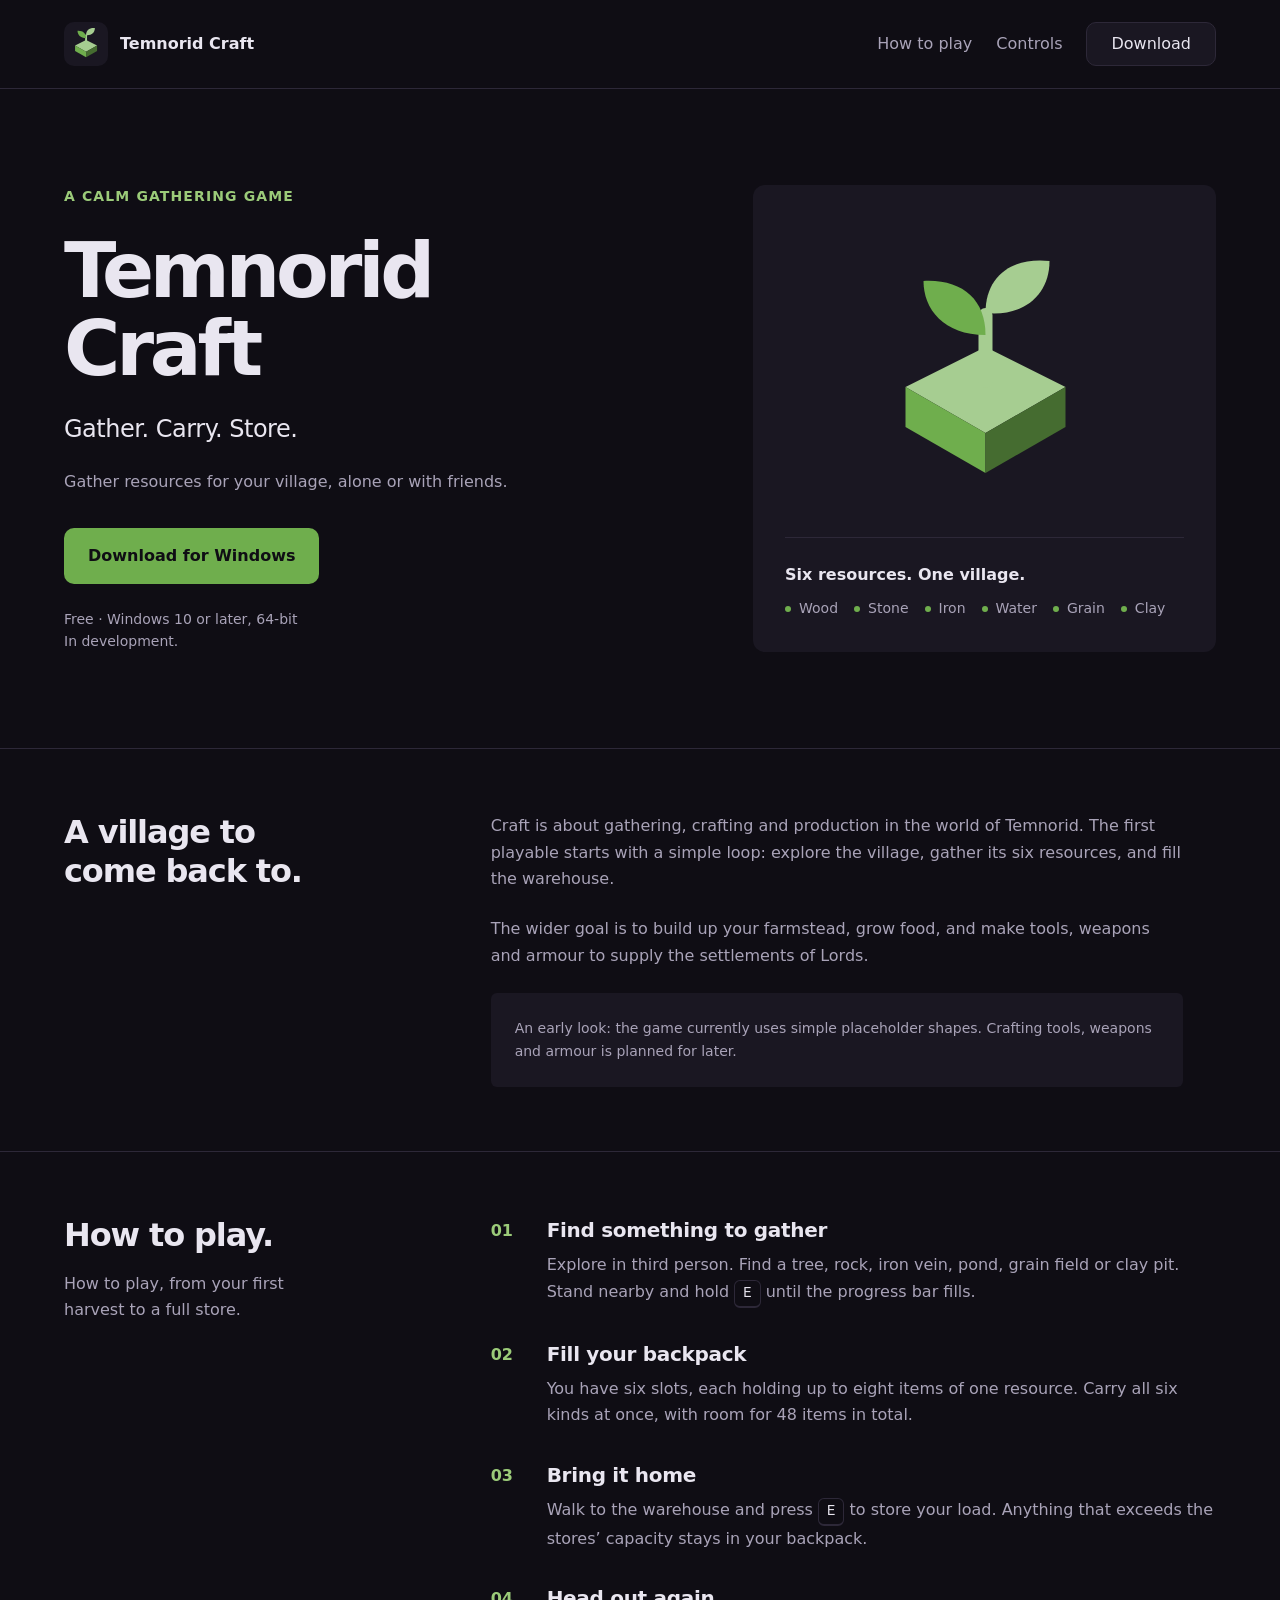
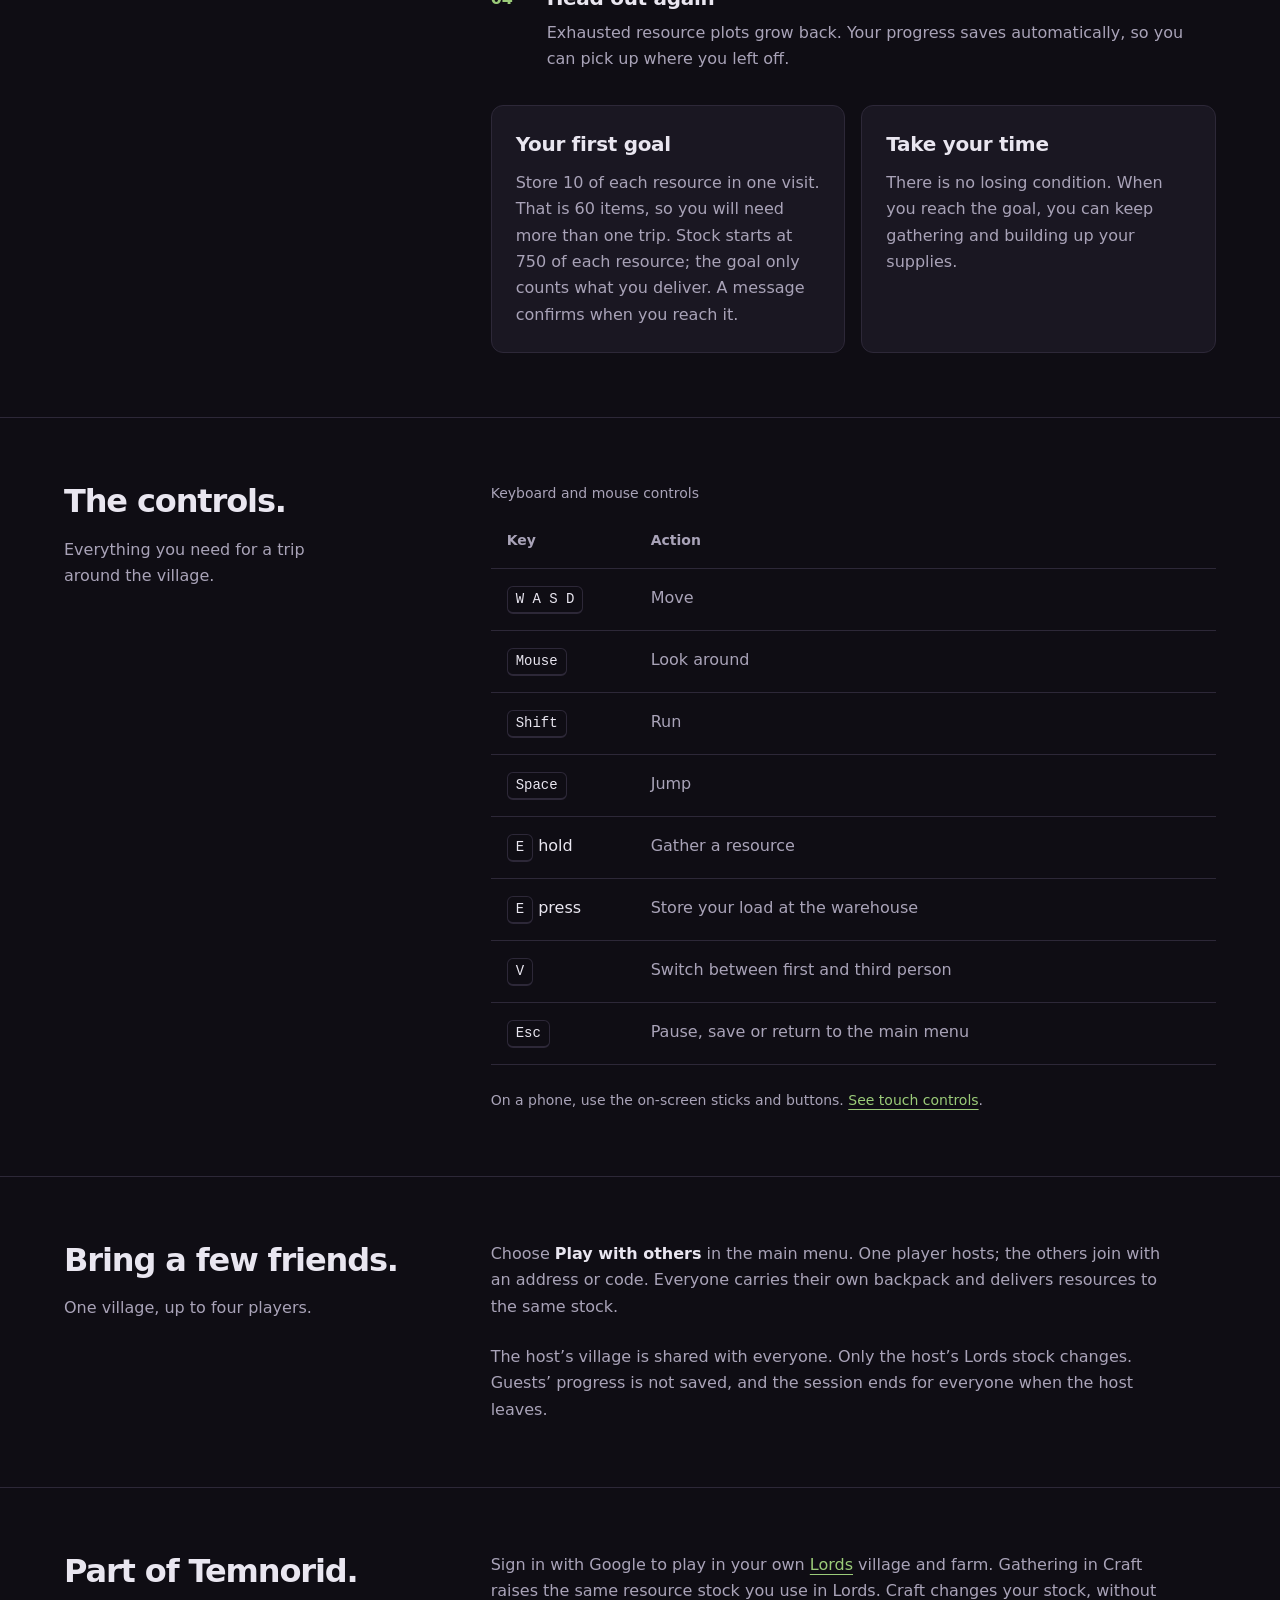
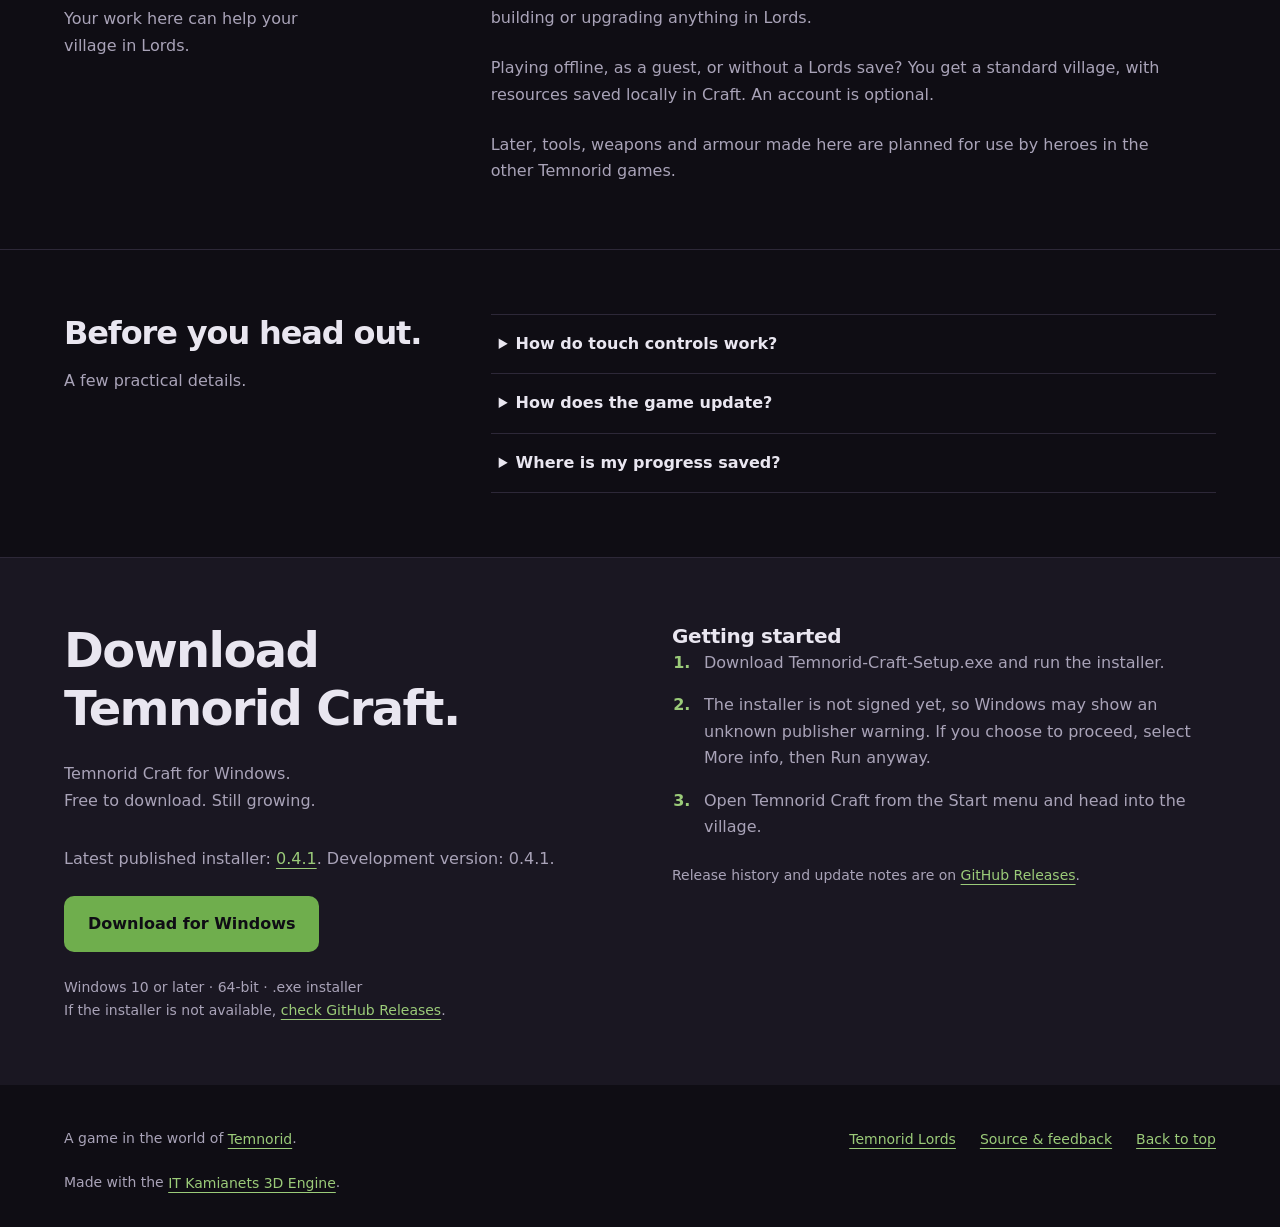
<file: docs/index.html>
<!doctype html>
<html lang="en">
<head>
	<meta charset="utf-8">
	<meta name="viewport" content="width=device-width, initial-scale=1">
	<title>Temnorid Craft</title>
	<meta name="description" content="Gather six resources, fill your backpack and stock your village warehouse in Temnorid Craft. A calm Windows game for solo play or up to four friends.">
	<link rel="canonical" href="https://craft.temnorid.com/">
	<link rel="icon" href="/favicon.ico" sizes="16x16 32x32 48x48">
	<link rel="icon" type="image/png" href="/favicon.png" sizes="48x48">
	<link rel="icon" type="image/svg+xml" href="/favicon.svg" sizes="any">
	<link rel="apple-touch-icon" href="/apple-touch-icon.png" sizes="180x180">
	<meta property="og:type" content="website">
	<meta property="og:site_name" content="Temnorid Craft">
	<meta property="og:title" content="Temnorid Craft">
	<meta property="og:description" content="Gather six resources, fill your backpack and stock your village warehouse in Temnorid Craft. A calm Windows game for solo play or up to four friends.">
	<meta property="og:url" content="https://craft.temnorid.com/">
	<meta property="og:locale" content="en_US">
	<meta property="og:image" content="https://craft.temnorid.com/seo-image.png">
	<meta property="og:image:type" content="image/png">
	<meta property="og:image:width" content="1200">
	<meta property="og:image:height" content="630">
	<meta property="og:image:alt" content="Temnorid Craft — Gather · Carry · Store">
	<meta name="twitter:card" content="summary_large_image">
	<meta name="twitter:title" content="Temnorid Craft">
	<meta name="twitter:description" content="Gather six resources, fill your backpack and stock your village warehouse in Temnorid Craft. A calm Windows game for solo play or up to four friends.">
	<meta name="twitter:image" content="https://craft.temnorid.com/seo-image.png">
	<meta name="twitter:image:alt" content="Temnorid Craft — Gather · Carry · Store">
	<meta name="theme-color" content="#0f0d14">
	<script type="application/ld+json">
{
  "@context": "https://schema.org",
  "@graph": [
    {
      "@type": "WebSite",
      "@id": "https://craft.temnorid.com/#website",
      "name": "Temnorid Craft",
      "url": "https://craft.temnorid.com/",
      "inLanguage": "en",
      "image": "https://craft.temnorid.com/seo-image.png",
      "about": {
        "@id": "https://craft.temnorid.com/#game"
      }
    },
    {
      "@type": "WebPage",
      "@id": "https://craft.temnorid.com/#webpage",
      "name": "Temnorid Craft",
      "url": "https://craft.temnorid.com/",
      "description": "Gather six resources, fill your backpack and stock your village warehouse in Temnorid Craft. A calm Windows game for solo play or up to four friends.",
      "isPartOf": {
        "@id": "https://craft.temnorid.com/#website"
      },
      "about": {
        "@id": "https://craft.temnorid.com/#game"
      },
      "primaryImageOfPage": {
        "@type": "ImageObject",
        "url": "https://craft.temnorid.com/seo-image.png",
        "width": 1200,
        "height": 630
      }
    },
    {
      "@type": "VideoGame",
      "@id": "https://craft.temnorid.com/#game",
      "name": "Temnorid Craft",
      "url": "https://craft.temnorid.com/",
      "description": "Gather six resources, fill your backpack and stock your village warehouse in Temnorid Craft. A calm Windows game for solo play or up to four friends.",
      "image": "https://craft.temnorid.com/seo-image.png",
      "thumbnailUrl": "https://craft.temnorid.com/logo.png",
      "genre": "Simulation",
      "gamePlatform": "Windows",
      "operatingSystem": "Windows 10 or later, 64-bit",
      "softwareVersion": "0.4.1",
      "downloadUrl": "https://github.com/WebArtWork/craft.temnorid.com/releases/latest/download/Temnorid-Craft-Setup.exe",
      "releaseNotes": "https://github.com/WebArtWork/craft.temnorid.com/releases/tag/v0.4.1",
      "isAccessibleForFree": true,
      "inLanguage": "en",
      "publisher": {
        "@type": "Organization",
        "name": "Temnorid",
        "url": "https://temnorid.com/"
      }
    }
  ]
}
</script>
	<link rel="stylesheet" href="./site.css">
</head>
<body>
	<a class="skip-link" href="#main">Skip to content</a>
	<header class="site">
		<div class="wrap">
			<a class="brand" href="./" aria-label="Temnorid Craft home"><img src="./logo.svg" alt="" width="44" height="44">Temnorid Craft</a>
			<nav aria-label="Main">
				<a href="#play">How to play</a>
				<a href="#controls">Controls</a>
				<a class="nav-download" href="#download">Download</a>
			</nav>
		</div>
	</header>

	<main id="main" tabindex="-1">
		<div class="hero">
			<div class="wrap hero-grid">
				<div>
					<p class="eyebrow">A calm gathering game</p>
					<h1>Temnorid Craft</h1>
					<p class="tagline">Gather. Carry. Store.</p>
					<p class="lead">Gather resources for your village, alone or with friends.</p>
					<div class="actions">
						<a class="btn" href="https://github.com/WebArtWork/craft.temnorid.com/releases/latest/download/Temnorid-Craft-Setup.exe">Download for Windows</a>
					</div>
					<p class="fine">Free · Windows 10 or later, 64-bit<br>In development. </p>
				</div>
				<figure class="brand-art">
					<img src="./logo.svg" alt="" width="512" height="512">
					<figcaption>
						<strong>Six resources. One village.</strong>
						<ul class="resources" aria-label="Resources to gather">
							<li>Wood</li><li>Stone</li><li>Iron</li><li>Water</li><li>Grain</li><li>Clay</li>
						</ul>
					</figcaption>
				</figure>
			</div>
		</div>

		<section id="about" aria-labelledby="about-title">
			<div class="wrap section-grid">
				<div class="section-intro"><h2 id="about-title">A village to<br>come back to.</h2></div>
				<div class="prose">
					<p>Craft is about gathering, crafting and production in the world of Temnorid. The first playable starts with a simple loop: explore the village, gather its six resources, and fill the warehouse.</p>
					<p>The wider goal is to build up your farmstead, grow food, and make tools, weapons and armour to supply the settlements of Lords.</p>
					<p class="note">An early look: the game currently uses simple placeholder shapes. Crafting tools, weapons and armour is planned for later.</p>
				</div>
			</div>
		</section>

		<section id="play" aria-labelledby="play-title">
			<div class="wrap section-grid">
				<div class="section-intro">
					<h2 id="play-title">How to play.</h2>
					<p>How to play, from your first harvest to a full store.</p>
				</div>
				<div>
					<ol class="steps">
						<li><h3>Find something to gather</h3><p>Explore in third person. Find a tree, rock, iron vein, pond, grain field or clay pit. Stand nearby and hold <kbd>E</kbd> until the progress bar fills.</p></li>
						<li><h3>Fill your backpack</h3><p>You have six slots, each holding up to eight items of one resource. Carry all six kinds at once, with room for 48 items in total.</p></li>
						<li><h3>Bring it home</h3><p>Walk to the warehouse and press <kbd>E</kbd> to store your load. Anything that exceeds the stores’ capacity stays in your backpack.</p></li>
						<li><h3>Head out again</h3><p>Exhausted resource plots grow back. Your progress saves automatically, so you can pick up where you left off.</p></li>
					</ol>
					<div class="cards">
						<div class="card"><h3>Your first goal</h3><p>Store 10 of each resource in one visit. That is 60 items, so you will need more than one trip. Stock starts at 750 of each resource; the goal only counts what you deliver. A message confirms when you reach it.</p></div>
						<div class="card"><h3>Take your time</h3><p>There is no losing condition. When you reach the goal, you can keep gathering and building up your supplies.</p></div>
					</div>
				</div>
			</div>
		</section>

		<section id="controls" aria-labelledby="controls-title">
			<div class="wrap section-grid">
				<div class="section-intro"><h2 id="controls-title">The controls.</h2><p>Everything you need for a trip around the village.</p></div>
				<div>
					<table>
						<caption>Keyboard and mouse controls</caption>
						<thead><tr><th scope="col">Key</th><th scope="col">Action</th></tr></thead>
						<tbody>
							<tr><th scope="row"><kbd>W A S D</kbd></th><td>Move</td></tr>
							<tr><th scope="row"><kbd>Mouse</kbd></th><td>Look around</td></tr>
							<tr><th scope="row"><kbd>Shift</kbd></th><td>Run</td></tr>
							<tr><th scope="row"><kbd>Space</kbd></th><td>Jump</td></tr>
							<tr><th scope="row"><kbd>E</kbd> hold</th><td>Gather a resource</td></tr>
							<tr><th scope="row"><kbd>E</kbd> press</th><td>Store your load at the warehouse</td></tr>
							<tr><th scope="row"><kbd>V</kbd></th><td>Switch between first and third person</td></tr>
							<tr><th scope="row"><kbd>Esc</kbd></th><td>Pause, save or return to the main menu</td></tr>
						</tbody>
					</table>
					<p class="fine controls-footnote">On a phone, use the on-screen sticks and buttons. <a href="#phones">See touch controls</a>.</p>
				</div>
			</div>
		</section>

		<section id="others" aria-labelledby="others-title">
			<div class="wrap section-grid">
				<div class="section-intro"><h2 id="others-title" data-bd-group="multiplayer-intro">Bring a few friends.</h2><p>One village, up to four players.</p></div>
				<div class="prose">
					<p data-bd-group="multiplayer-instructions">Choose <strong>Play with others</strong> in the main menu. One player hosts; the others join with an address or code. Everyone carries their own backpack and delivers resources to the same stock.</p>
					<p>The host’s village is shared with everyone. Only the host’s Lords stock changes. Guests’ progress is not saved, and the session ends for everyone when the host leaves.</p>
				</div>
			</div>
		</section>

		<section id="lords" aria-labelledby="lords-title">
			<div class="wrap section-grid">
				<div class="section-intro"><h2 id="lords-title" data-bd-group="lords-intro">Part of Temnorid.</h2><p>Your work here can help your village in Lords.</p></div>
				<div class="prose">
					<p data-bd-group="lords-instructions">Sign in with Google to play in your own <a href="https://lords.temnorid.com">Lords</a> village and farm. Gathering in Craft raises the same resource stock you use in Lords. Craft changes your stock, without building or upgrading anything in Lords.</p>
					<p>Playing offline, as a guest, or without a Lords save? You get a standard village, with resources saved locally in Craft. An account is optional.</p>
					<p>Later, tools, weapons and armour made here are planned for use by heroes in the other Temnorid games.</p>
				</div>
			</div>
		</section>

		<section id="questions" aria-labelledby="questions-title">
			<div class="wrap section-grid">
				<div class="section-intro"><h2 id="questions-title">Before you head out.</h2><p>A few practical details.</p></div>
				<div>
					<details id="phones">
						<summary>How do touch controls work?</summary>
						<p>On Android and iOS, move with the stick and drag to look. Hold Use to gather; tap to store. Jump, Run, View and Bag are above the places. This page offers the Windows installer.</p>
					</details>
					<details id="updates">
						<summary>How does the game update?</summary>
						<p>The Windows game checks the newest GitHub release when it starts and updates itself. You can turn automatic updates off in Profile.</p>
					</details>
					<details>
						<summary>Where is my progress saved?</summary>
						<p>Your backpack and standard village stock save automatically on your device. In your Lords village, stock saves in Lords. Progress is not saved when you join someone else’s game.</p>
					</details>
				</div>
			</div>
		</section>

		<section id="download" aria-labelledby="download-title">
			<div class="wrap download-grid">
				<div>
					<h2 id="download-title" data-bd-group="download-action">Download<br>Temnorid Craft.</h2>
					<p class="lead">Temnorid Craft for Windows.<br>Free to download. Still growing.</p><p class="release-status">Latest published installer: <a href="https://github.com/WebArtWork/craft.temnorid.com/releases/tag/v0.4.1">0.4.1</a>. Development version: 0.4.1.</p>
					<a class="btn" href="https://github.com/WebArtWork/craft.temnorid.com/releases/latest/download/Temnorid-Craft-Setup.exe">Download for Windows</a>
					<p class="fine">Windows 10 or later · 64-bit · .exe installer<br>If the installer is not available, <a href="https://github.com/WebArtWork/craft.temnorid.com/releases">check GitHub Releases</a>.</p>
				</div>
				<div class="prose">
					<h3 data-bd-group="install-instructions">Getting started</h3>
					<ol class="install-steps">
						<li>Download <span>Temnorid-Craft-Setup.exe</span> and run the installer.</li>
						<li>The installer is not signed yet, so Windows may show an unknown publisher warning. If you choose to proceed, select More info, then Run anyway.</li>
						<li>Open Temnorid Craft from the Start menu and head into the village.</li>
					</ol>
					<p class="fine">Release history and update notes are on <a href="https://github.com/WebArtWork/craft.temnorid.com/releases">GitHub Releases</a>.</p>
				</div>
			</div>
		</section>
	</main>

	<footer>
		<div class="wrap footer-grid">
			<p>A game in the world of <a href="https://temnorid.com">Temnorid</a>.<br>Made with the <a href="https://3d.itkamianets.com">IT Kamianets 3D Engine</a>.</p>
			<div class="footer-links"><a href="https://lords.temnorid.com">Temnorid Lords</a><a href="https://github.com/WebArtWork/craft.temnorid.com">Source &amp; feedback</a><a href="#main">Back to top</a></div>
		</div>
	</footer>
	<script>
		// Keep direct links to FAQ answers useful with or without a mouse.
		function revealLinkedAnswer() {
			let id;
			try { id = decodeURIComponent(location.hash.slice(1)); } catch { return; }
			const answer = document.getElementById(id);
			if (answer instanceof HTMLDetailsElement) answer.open = true;
		}
		revealLinkedAnswer();
		window.addEventListener('hashchange', revealLinkedAnswer);
	</script>
</body>
</html>
</file>
<file: docs/site.css>
:root {
			color-scheme: dark;
			--accent: #6fae4d; --accent-soft: #9bcb79; --bg: #0f0d14;
			--panel: #1a1722; --line: #2d2838; --text: #e9e6f0; --muted: #a9a3b8;
			--space-1: .5rem; --space-2: .75rem; --space-3: 1rem;
			--space-4: 1.5rem; --space-5: 2rem; --space-6: 3rem;
			--space-7: 4rem; --space-8: 6rem;
			--radius: .75rem;
		}
		* { box-sizing: border-box; }
		html { scroll-behavior: smooth; scroll-padding-top: 7rem; }
		body { margin: 0; background: var(--bg); color: var(--text); font: 1rem/1.65 system-ui, -apple-system, "Segoe UI", Roboto, sans-serif; }
		a { color: var(--accent-soft); text-underline-offset: .25rem; }
		a:hover { color: var(--text); }
		button, a, summary { -webkit-tap-highlight-color: transparent; }
		:focus-visible { outline: .125rem solid var(--accent-soft); outline-offset: .25rem; }
		::selection { background: var(--accent); color: var(--bg); }
		.wrap { width: min(100% - 3rem, 72rem); margin-inline: auto; }
		.skip-link { position: absolute; top: -6rem; left: 1.5rem; z-index: 5; background: var(--accent); color: var(--bg); padding: .75rem 1.5rem; border-radius: var(--radius); }
		.skip-link:focus { top: 1rem; }
		header.site { position: sticky; top: 0; z-index: 2; background: var(--bg); border-bottom: .0625rem solid var(--line); }
		header.site .wrap { min-height: 5.5rem; display: flex; align-items: center; justify-content: space-between; gap: var(--space-4); }
		.brand { display: inline-flex; align-items: center; gap: var(--space-2); min-height: 2.75rem; color: var(--text); text-decoration: none; font-weight: 700; white-space: nowrap; }
		.brand img { display: block; width: 2.75rem; height: 2.75rem; }
		nav { display: flex; align-items: center; gap: var(--space-4); }
		nav a { display: inline-flex; align-items: center; justify-content: center; min-height: 2.75rem; color: var(--muted); text-decoration: none; }
		nav .nav-download { color: var(--text); background: var(--panel); border: .0625rem solid var(--line); padding-inline: 1.5rem; border-radius: .625rem; }
		nav .nav-download:hover { border-color: var(--accent); }
		.hero { padding-block: var(--space-8); }
		.hero-grid { display: grid; grid-template-columns: 1.35fr 1fr; align-items: center; gap: var(--space-7); }
		.eyebrow { color: var(--accent-soft); font-size: .875rem; font-weight: 600; letter-spacing: .08em; text-transform: uppercase; margin-bottom: var(--space-4); }
		h1, h2, h3, p, figure { margin: 0; }
		h1, h2, h3 { text-wrap: balance; }
		h1 { max-width: 9ch; font-size: clamp(3.5rem, 6vw, 5.5rem); line-height: 1.02; letter-spacing: -.055em; font-weight: 700; }
		.tagline { margin-top: var(--space-4); font-size: 1.5rem; line-height: 1.35; letter-spacing: -.02em; }
		.lead { max-width: 46ch; color: var(--muted); margin-top: var(--space-4); }
		.actions { display: flex; align-items: center; flex-wrap: wrap; gap: var(--space-4); margin-top: var(--space-5); }
		.btn { display: inline-flex; justify-content: center; align-items: center; min-height: 3.5rem; padding: 1rem 1.5rem; border-radius: .625rem; color: var(--bg); background: var(--accent); font-weight: 700; line-height: 1.5; text-decoration: none; text-align: center; }
		.btn:hover { background: var(--accent-soft); color: var(--bg); }
		.text-link { display: inline-flex; align-items: center; min-height: 2.75rem; font-weight: 600; }
		.fine { font-size: .875rem; line-height: 1.6; color: var(--muted); }
		.hero .fine { margin-top: var(--space-4); max-width: 52ch; }
		.brand-art { background: var(--panel); border-radius: var(--radius); padding: var(--space-5); }
		.brand-art img { display: block; width: 100%; max-width: 20rem; height: auto; margin-inline: auto; }
		.brand-art figcaption { padding-top: var(--space-4); border-top: .0625rem solid var(--line); }
		.brand-art strong { display: block; font-weight: 600; margin-bottom: var(--space-1); }
		.resources { display: flex; flex-wrap: wrap; gap: .5rem 1rem; padding: 0; margin: 0; list-style: none; color: var(--muted); font-size: .875rem; }
		.resources li { margin: 0; }
		.resources li::before { content: ""; display: inline-block; width: .375rem; height: .375rem; background: var(--accent); margin-right: .5rem; vertical-align: middle; border-radius: 50%; }
		section { padding-block: var(--space-7); border-top: .0625rem solid var(--line); }
		.section-grid { display: grid; grid-template-columns: 1fr 2fr; gap: var(--space-7); }
		.section-intro p { color: var(--muted); margin-top: var(--space-3); max-width: 28ch; }
		h2 { font-size: 2rem; line-height: 1.2; letter-spacing: -.035em; }
		h3 { font-size: 1.25rem; line-height: 1.4; letter-spacing: -.015em; font-weight: 600; }
		.prose { max-width: 68ch; }
		.prose > * + * { margin-top: var(--space-4); }
		.prose p { color: var(--muted); }
		.prose strong { color: var(--text); font-weight: 600; }
		.note { padding: var(--space-4); background: var(--panel); border-radius: .375rem; font-size: .875rem; }
		.steps { list-style: none; padding: 0; margin: 0; counter-reset: steps; }
		.steps > li { counter-increment: steps; position: relative; padding-left: 3.5rem; margin-bottom: var(--space-5); }
		.steps > li::before { content: "0" counter(steps); position: absolute; left: 0; top: .125rem; color: var(--accent-soft); font-variant-numeric: tabular-nums; font-weight: 600; }
		.steps p { color: var(--muted); margin-top: var(--space-1); }
		.cards { display: grid; grid-template-columns: 1fr 1fr; gap: var(--space-3); }
		.card { display: flex; flex-direction: column; padding: var(--space-4); background: var(--panel); border: .0625rem solid var(--line); border-radius: var(--radius); }
		.card p { flex: 1; color: var(--muted); margin-top: var(--space-2); }
		kbd { display: inline-block; font: .875rem/1.5 ui-monospace, "Cascadia Code", Consolas, monospace; color: var(--text); padding: .125rem .5rem; background: var(--bg); border: .0625rem solid var(--line); border-bottom-width: .125rem; border-radius: .375rem; }
		table { width: 100%; border-collapse: collapse; text-align: left; }
		caption { text-align: left; font-size: .875rem; color: var(--muted); margin-bottom: var(--space-4); }
		th, td { padding: 1rem; border-bottom: .0625rem solid var(--line); vertical-align: top; }
		thead th { padding-top: 0; font-size: .875rem; color: var(--muted); font-weight: 600; }
		tbody th { width: 9rem; white-space: nowrap; font-weight: 400; }
		td { color: var(--muted); }
		.controls-footnote { margin-top: var(--space-4); }
		details { border-bottom: .0625rem solid var(--line); }
		details:first-child { border-top: .0625rem solid var(--line); }
		summary { cursor: pointer; padding: 1rem .5rem; color: var(--text); font-weight: 600; min-height: 3.5rem; }
		summary:hover { color: var(--accent-soft); }
		details p { padding: 0 .5rem 1.5rem; color: var(--muted); }
		.download-grid { display: grid; grid-template-columns: 1fr 1fr; gap: var(--space-7); }
		#download { background: var(--panel); }
		#download h2 { font-size: clamp(2rem, 4vw, 3rem); }
		#download .lead { margin-bottom: var(--space-5); }
		#download .fine { margin-top: var(--space-4); }
		.install-steps { margin: 0; padding-left: 1.5rem; color: var(--muted); }
		.install-steps li { padding-left: .5rem; margin-bottom: var(--space-3); }
		.install-steps li::marker { color: var(--accent-soft); font-weight: 600; }
		footer { padding-block: var(--space-5); color: var(--muted); font-size: .875rem; }
		.footer-grid { display: flex; align-items: flex-start; justify-content: space-between; gap: var(--space-5); }
		footer p { max-width: 48ch; }
		.footer-links { display: flex; flex-wrap: wrap; gap: .5rem 1.5rem; }
		footer a { display: inline-flex; align-items: center; min-height: 2.75rem; }
		@media (max-width: 900px) {
			.hero-grid { gap: var(--space-5); }
			.section-grid { grid-template-columns: 1fr 2fr; gap: var(--space-5); }
			.cards { grid-template-columns: 1fr; }
		}
		@media (max-width: 640px) {
			html { scroll-padding-top: 1.5rem; }
			.wrap { width: calc(100% - 3rem); }
			header.site { position: relative; }
			header.site .wrap { flex-wrap: wrap; gap: 0; padding-top: 1rem; }
			.brand { padding-bottom: .75rem; }
			nav { width: 100%; justify-content: space-between; gap: .5rem; border-top: .0625rem solid var(--line); padding-block: .5rem; }
			nav .nav-download { padding-inline: .75rem; }
			.hero { padding-block: var(--space-6); }
			.hero-grid, .section-grid, .download-grid { grid-template-columns: 1fr; gap: var(--space-5); }
			h1 { max-width: none; font-size: clamp(3rem, 13vw, 4.5rem); }
			.brand-art { padding: var(--space-4); }
			.brand-art img { max-width: 13rem; }
			section { padding-block: var(--space-6); }
			.section-intro p { max-width: 48ch; margin-top: var(--space-2); }
			.actions { gap: var(--space-2); }
			.hero .actions { align-items: stretch; flex-direction: column; }
			.hero .text-link { justify-content: center; }
			.cards { grid-template-columns: 1fr; }
			tbody th { width: 7rem; }
			th, td { padding: .75rem .5rem; }
			.footer-grid { flex-direction: column; gap: var(--space-3); }
		}
		@media (prefers-reduced-motion: reduce) { html { scroll-behavior: auto; } }

.brand img { border-radius:.625rem; }
.release-status { margin-bottom:1.5rem; color:var(--muted); max-width:60ch; }
</file>
